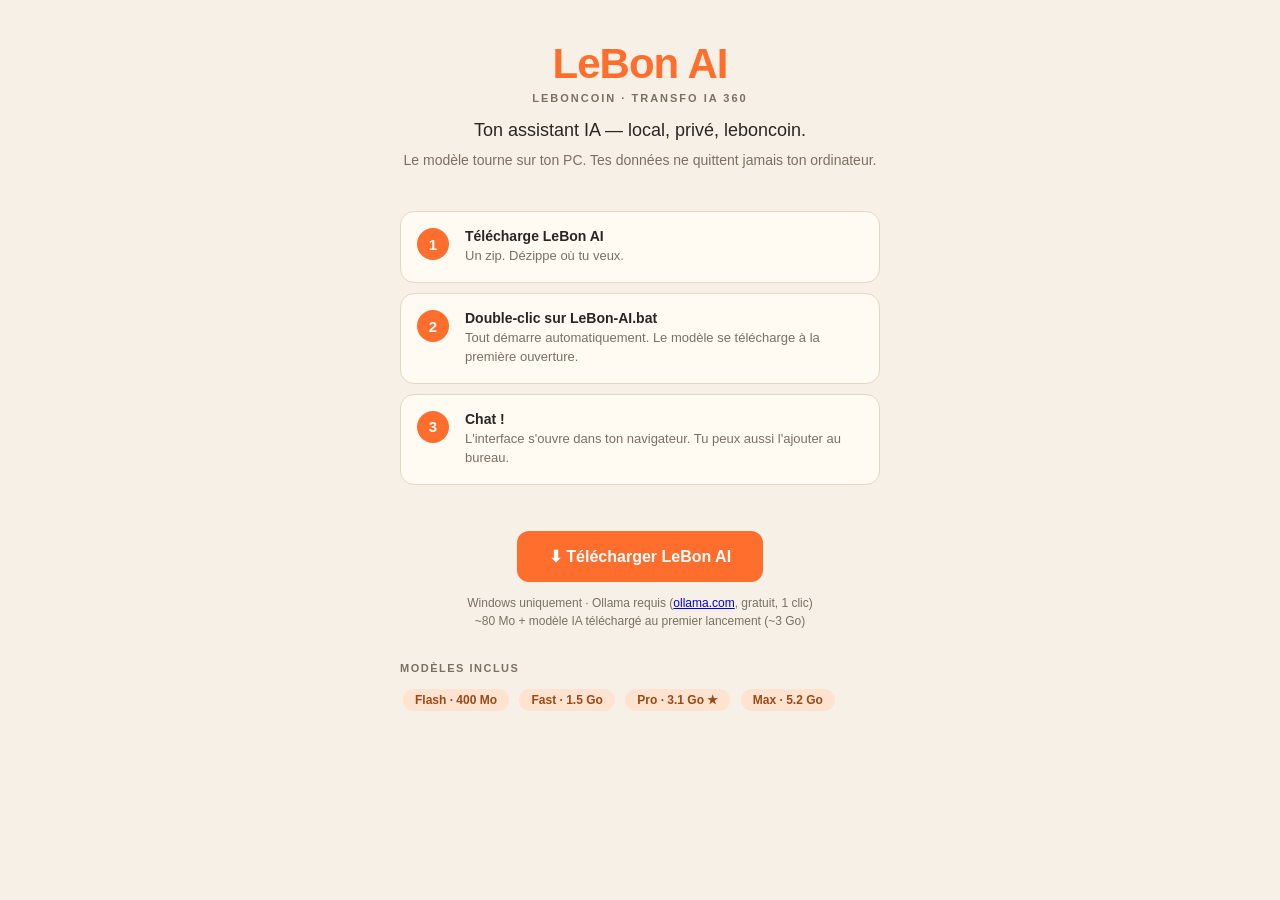
<file: boussole/Index.html>
<!DOCTYPE html>
<html lang="fr">
<head>
<meta charset="UTF-8">
<meta name="viewport" content="width=device-width, initial-scale=1">
<title>LeBon AI</title>
<style>
:root { --cream:#f6f0e6; --cream2:#efe7d8; --ink:#2a2620; --muted:#7a7065; --orange:#ff6e2c; --orange-soft:#ffe3d1; --border:#e3d8c4; }
*{box-sizing:border-box;margin:0;padding:0}
body{font-family:-apple-system,BlinkMacSystemFont,'Segoe UI',Roboto,Arial,sans-serif;background:var(--cream);color:var(--ink);min-height:100vh;display:flex;flex-direction:column;align-items:center;padding:40px 20px}
.hero{text-align:center;max-width:560px;margin-bottom:40px}
.logo{font-size:42px;font-weight:900;color:var(--orange);letter-spacing:-1px;margin-bottom:4px}
.badge{font-size:11px;font-weight:700;letter-spacing:2px;text-transform:uppercase;color:var(--muted);margin-bottom:16px}
.tagline{font-size:18px;color:var(--ink);font-weight:500;margin-bottom:8px}
.sub{font-size:14px;color:var(--muted);line-height:1.6}
.steps{max-width:480px;width:100%;margin-bottom:36px}
.step{display:flex;gap:16px;align-items:flex-start;padding:16px;background:#fffaf2;border:1px solid var(--border);border-radius:14px;margin-bottom:10px}
.step-num{width:32px;height:32px;border-radius:50%;background:var(--orange);color:#fff;font-weight:900;font-size:15px;display:flex;align-items:center;justify-content:center;flex-shrink:0}
.step-title{font-weight:800;font-size:14px;margin-bottom:3px}
.step-desc{font-size:13px;color:var(--muted);line-height:1.45}
.dl-btn{background:var(--orange);color:#fff;border:none;border-radius:12px;padding:16px 32px;font-size:16px;font-weight:900;cursor:pointer;text-decoration:none;display:inline-block;margin-bottom:12px}
.dl-btn:hover{background:#e85c20}
.note{font-size:12px;color:var(--muted);text-align:center;line-height:1.5}
.models{max-width:480px;width:100%;margin-top:32px}
.models-title{font-size:11px;font-weight:700;text-transform:uppercase;letter-spacing:1.5px;color:var(--muted);margin-bottom:12px}
.model-chip{display:inline-block;background:var(--orange-soft);color:#9a4a16;border-radius:20px;padding:4px 12px;font-size:12px;font-weight:700;margin:3px}
</style>
</head>
<body>
<div class="hero">
  <div class="logo">LeBon AI</div>
  <div class="badge">leboncoin · Transfo IA 360</div>
  <div class="tagline">Ton assistant IA — local, privé, leboncoin.</div>
  <div class="sub">Le modèle tourne sur ton PC. Tes données ne quittent jamais ton ordinateur.</div>
</div>

<div class="steps">
  <div class="step"><div class="step-num">1</div><div><div class="step-title">Télécharge LeBon AI</div><div class="step-desc">Un zip. Dézippe où tu veux.</div></div></div>
  <div class="step"><div class="step-num">2</div><div><div class="step-title">Double-clic sur LeBon-AI.bat</div><div class="step-desc">Tout démarre automatiquement. Le modèle se télécharge à la première ouverture.</div></div></div>
  <div class="step"><div class="step-num">3</div><div><div class="step-title">Chat !</div><div class="step-desc">L'interface s'ouvre dans ton navigateur. Tu peux aussi l'ajouter au bureau.</div></div></div>
</div>

<a id="dlBtn" class="dl-btn" href="<?= getZipUrl() ?>" target="_blank">⬇ Télécharger LeBon AI</a>
<div class="note">Windows uniquement · Ollama requis (<a href="https://ollama.com" target="_blank">ollama.com</a>, gratuit, 1 clic)<br>~80 Mo + modèle IA téléchargé au premier lancement (~3 Go)</div>

<div class="models">
  <div class="models-title">Modèles inclus</div>
  <span class="model-chip">Flash · 400 Mo</span>
  <span class="model-chip">Fast · 1.5 Go</span>
  <span class="model-chip">Pro · 3.1 Go ★</span>
  <span class="model-chip">Max · 5.2 Go</span>
</div>

<script>
  var url = "<?= getZipUrl() ?>";
  if (!url) document.getElementById('dlBtn').textContent = '⏳ Lien bientôt disponible';
</script>
</body>
</html>
</file>
